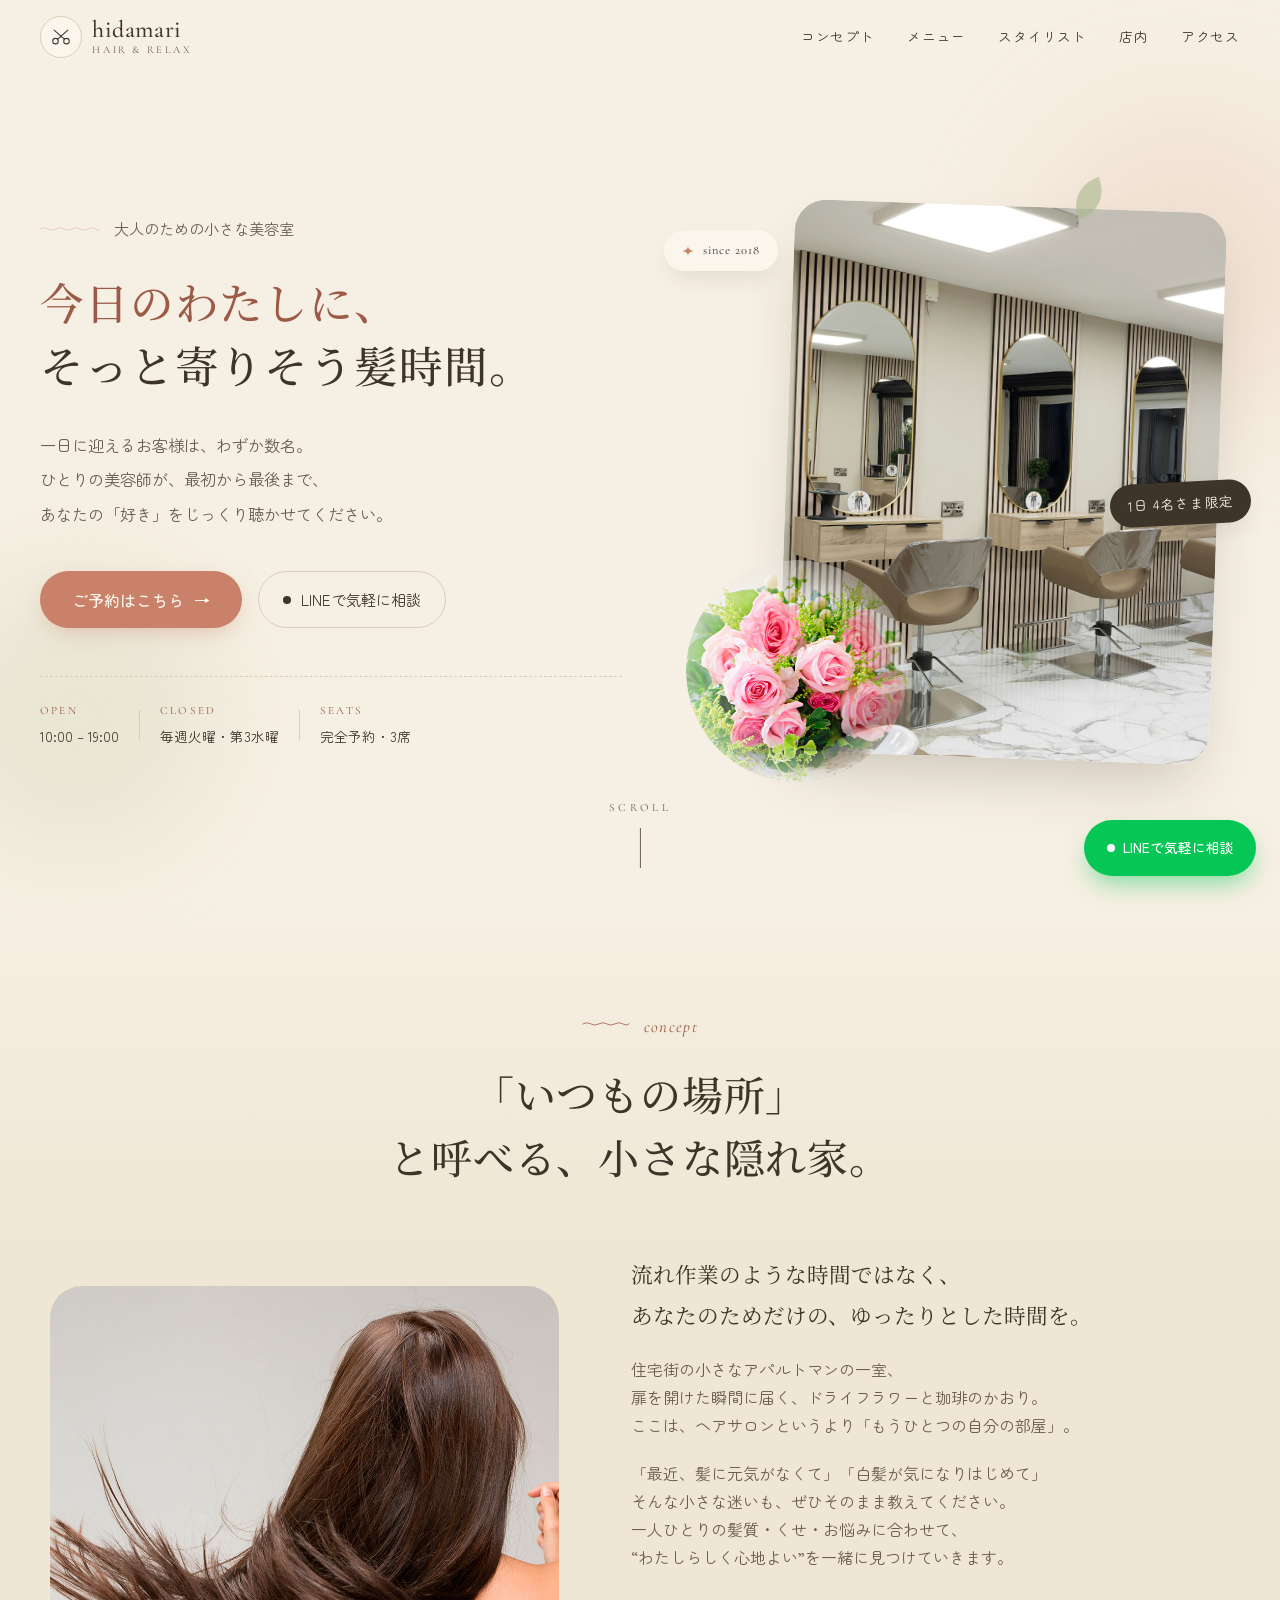
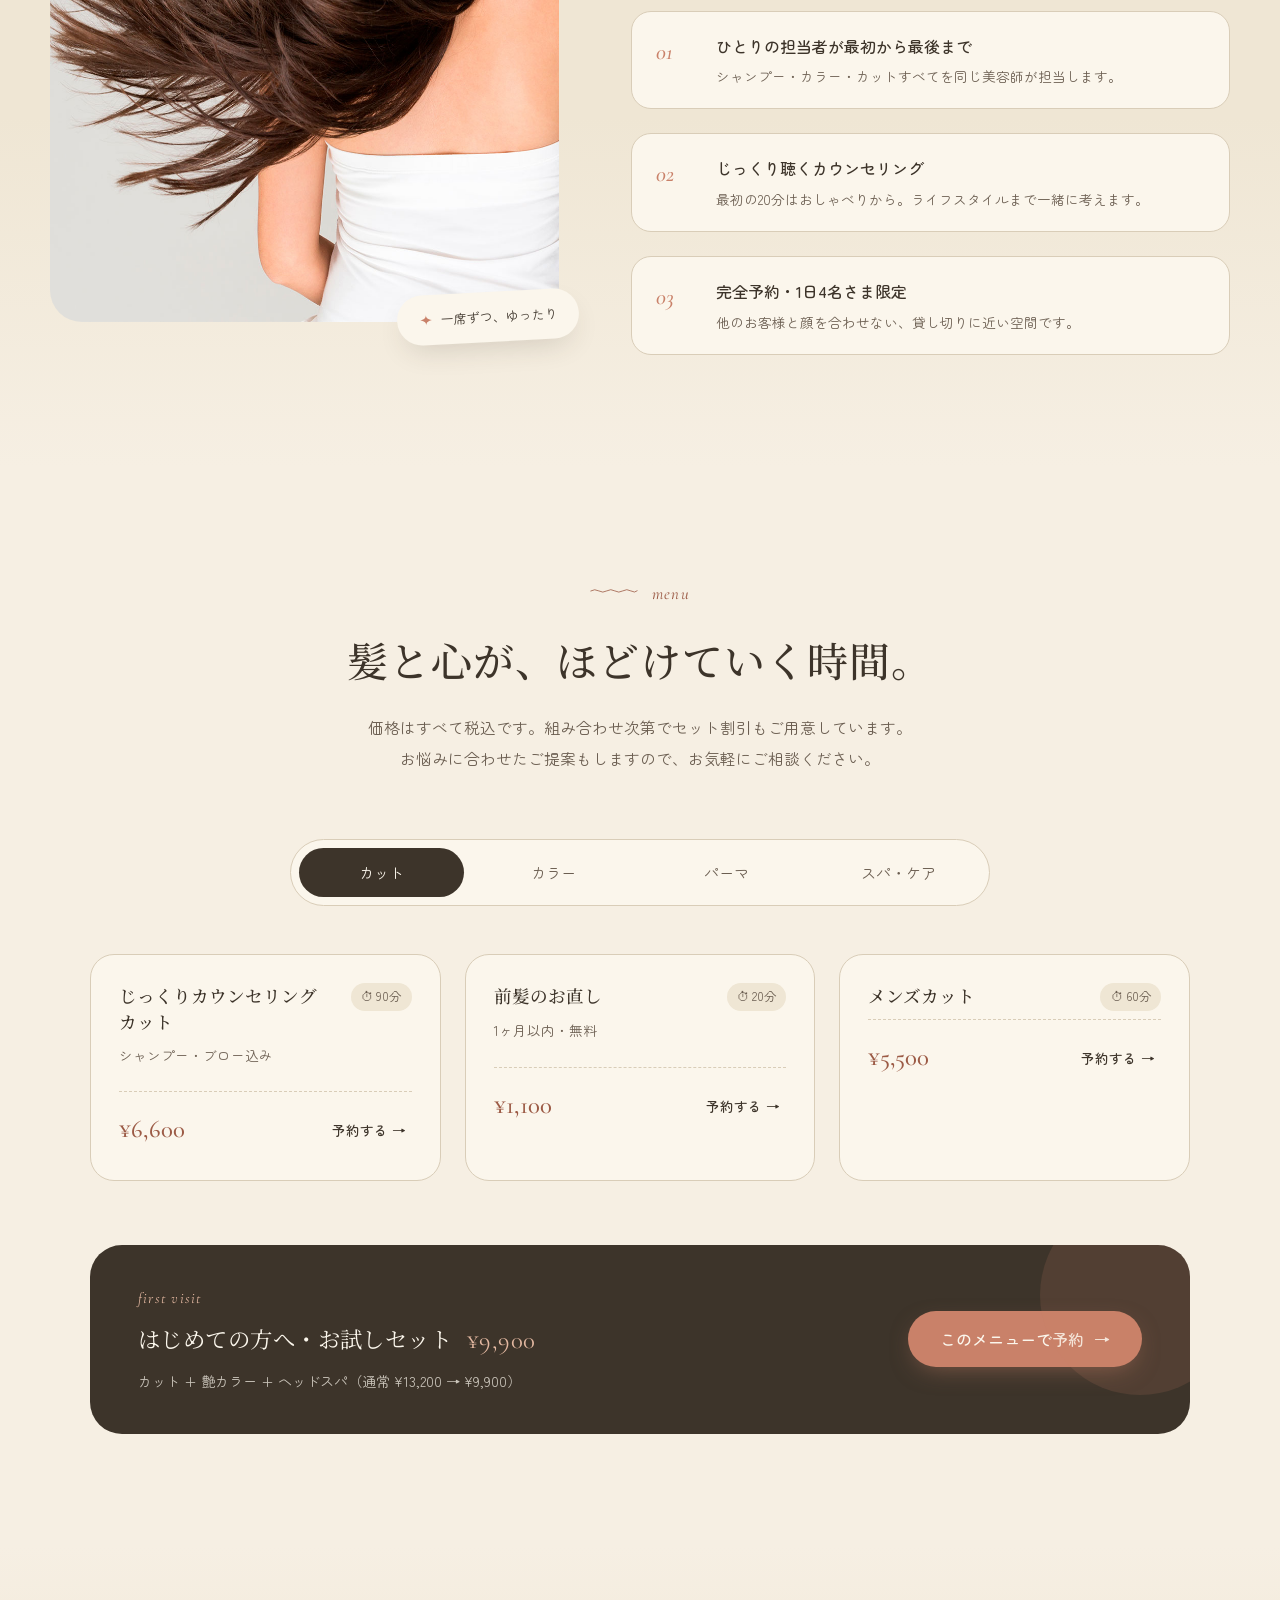
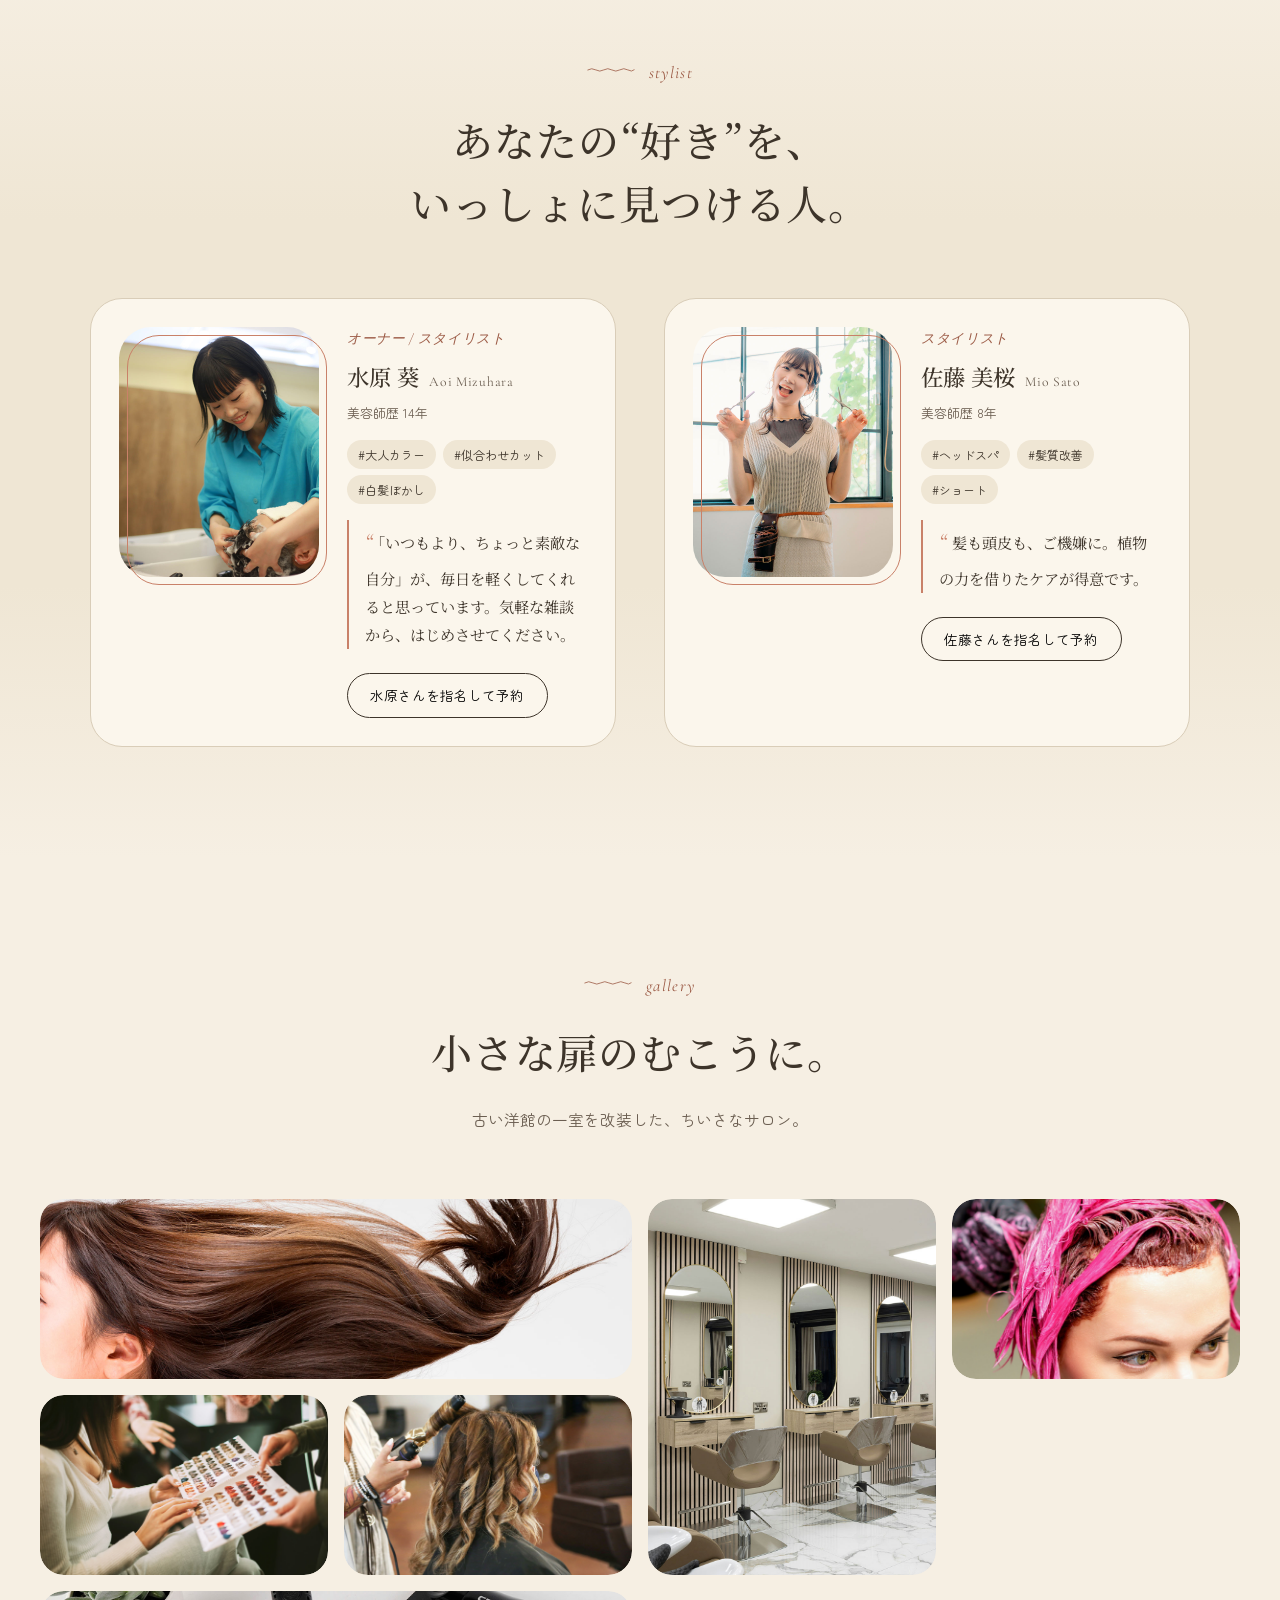
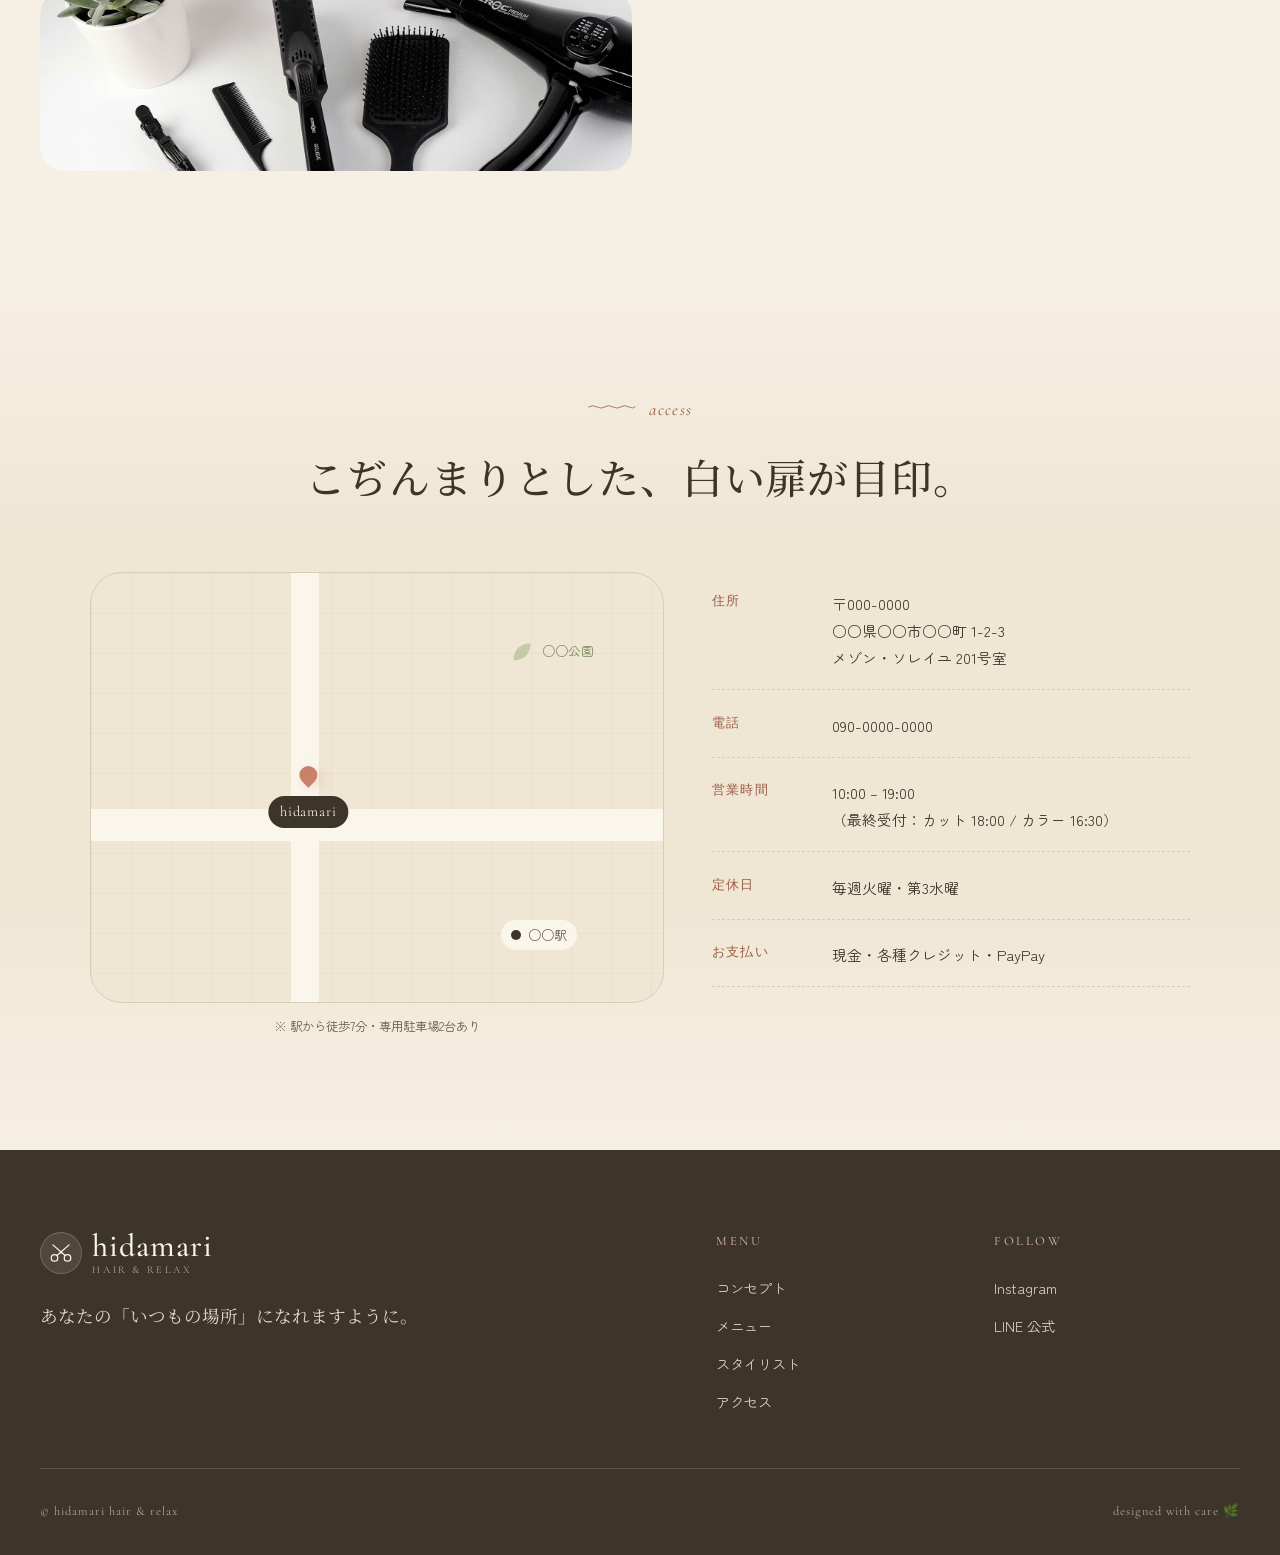
<file: index.html>
﻿<!DOCTYPE html>
<html lang="ja">
<head>
  <link rel="icon" href="favicon.ico">
<meta charset="UTF-8" />
<meta name="viewport" content="width=device-width, initial-scale=1.0" />
<title>hidamari hair & relax — おしゃれな隠れ家美容室</title>
<meta name="description" content="一人ひとりに寄りそう、大人のための小さな隠れ家美容室 hidamari hair & relax。完全予約・1日4名さま限定。" />
<meta property="og:title" content="hidamari hair & relax" />
<meta property="og:description" content="今日のわたしに、そっと寄りそう髪時間。完全予約・1日4名さま限定の隠れ家サロン。" />
<meta property="og:type" content="website" />
<link rel="preconnect" href="https://fonts.googleapis.com" />
<link rel="preconnect" href="https://fonts.gstatic.com" crossorigin />
<link rel="stylesheet" href="styles.css" />
  <!-- Google tag (gtag.js) -->
  <script async src="https://www.googletagmanager.com/gtag/js?id=G-XE6HN5YCEK"></script>
  <script>
    window.dataLayer = window.dataLayer || [];
    function gtag(){dataLayer.push(arguments);}
    gtag('js', new Date());
    gtag('config', 'G-XE6HN5YCEK');
  </script>
</head>
<body>

<!-- =====================================================================
  hidamari hair & relax — 1ページ美容室サイト（WordPress / Cocoon 用）
  ---------------------------------------------------------------------
  ■ 使い方（Cocoon）
  1. 固定ページを新規作成 →（推奨）ページ属性 or Cocoon設定で
     「1カラム（全幅）」テンプレートを選択。
  2. 本文に「カスタムHTML」ブロックを追加し、この <div id="hidamari-salon">
     〜 末尾の <script> までを丸ごと貼り付け。
  3. 公開。CSSはすべて #hidamari-salon 配下にスコープしてあるので
     テーマCSSと干渉しません。

  ■ 差し替えポイント（検索して置換）
  ・電話番号「090-0000-0000」、住所、営業時間
  ・LINE予約URL → 下の HS_CONFIG.lineUrl を実URLに
  ・店内写真 → .hs-ph 要素を <img> に置き換え（コメント参照）
===================================================================== -->

<div id="hidamari-salon">

  <!-- ============ HEADER ============ -->
  <header class="hs-header" id="hs-header">
    <div class="hs-header-inner">
      <a class="hs-brand" href="#hs-top" data-nav="hs-top">
        <span class="hs-brand-mark">
          <svg width="22" height="22" viewBox="0 0 32 32" fill="none"><circle cx="8" cy="22" r="4" stroke="currentColor" stroke-width="1.5"/><circle cx="24" cy="22" r="4" stroke="currentColor" stroke-width="1.5"/><path d="M11 19 L26 6M21 19 L6 6M14 16 L18 16" stroke="currentColor" stroke-width="1.5" stroke-linecap="round"/></svg>
        </span>
        <span class="hs-brand-text">
          <span class="hs-brand-name">hidamari</span>
          <span class="hs-brand-sub">hair &amp; relax</span>
        </span>
      </a>
      <nav class="hs-nav" id="hs-nav">
        <a href="#hs-concept" data-nav="hs-concept">コンセプト</a>
        <a href="#hs-menu" data-nav="hs-menu">メニュー</a>
        <a href="#hs-stylist" data-nav="hs-stylist">スタイリスト</a>
        <a href="#hs-gallery" data-nav="hs-gallery">店内</a>
        <a href="#hs-access" data-nav="hs-access">アクセス</a>
      </nav>
      <!--ヘッダーのLINEで予約ボタン　とりあえず非表示にしておく-->
       <!-- <button class="hs-btn-line hs-header-line" data-reserve>
        <span class="hs-line-dot"></span>LINEで予約
      </button> -->

      <button class="hs-burger" id="hs-burger" aria-label="メニュー"><span></span><span></span><span></span></button>
    </div>
  </header>

  <!-- ============ HERO ============ -->
  <section class="hs-hero" id="hs-top">
    <div class="hs-hero-grid">
      <div class="hs-hero-copy">
        <div class="hs-eyebrow">
          <svg width="60" height="20" viewBox="0 0 200 20" fill="none"><path d="M2 10 Q15 2,28 10 T54 10 T80 10 T106 10 T132 10 T158 10 T184 10 T198 10" stroke="var(--hs-terra)" stroke-width="1.5" stroke-linecap="round" fill="none" opacity="0.7"/></svg>
          <span>大人のための小さな美容室</span>
        </div>
        <h1 class="hs-hero-title">
          <span>今日のわたしに、</span>
          <span>そっと寄りそう髪時間。</span>
        </h1>
        <p class="hs-hero-lead">
          一日に迎えるお客様は、わずか数名。<br/>
          ひとりの美容師が、最初から最後まで、<br/>
          あなたの「好き」をじっくり聴かせてください。
        </p>
        <!-- ご予約はこちらボタンは予約モーダル　 LINEで気軽に相談の飛び先をLINEに -->
        <div class="hs-hero-cta">
          <button class="hs-btn-primary" data-reserve>ご予約はこちら<span class="hs-arrow">→</span></button>
          <a class="hs-btn-ghost" href="https://line.me/R/ti/p/@622fogqi" target="_blank" rel="noopener">
            <span class="hs-line-dot"></span>LINEで気軽に相談
          </a>
        </div>
        <div class="hs-hero-meta">
          <div><span class="hs-meta-k">OPEN</span><span class="hs-meta-v">10:00 – 19:00</span></div>
          <div class="hs-meta-sep"></div>
          <div><span class="hs-meta-k">CLOSED</span><span class="hs-meta-v">毎週火曜・第3水曜</span></div>
          <div class="hs-meta-sep"></div>
          <div><span class="hs-meta-k">SEATS</span><span class="hs-meta-v">完全予約・3席</span></div>
        </div>
      </div>
      <div class="hs-hero-visual">
        <div class="hs-hero-tag hs-hero-tag-1">
          <svg width="14" height="14" viewBox="0 0 24 24"><path d="M12 2C12 8 14 10 22 12C14 14 12 16 12 22C12 16 10 14 2 12C10 10 12 8 12 2Z" fill="var(--hs-terra)"/></svg>
          <span>since 2018</span>
        </div>
        <div class="hs-hero-tag hs-hero-tag-2"><span>1日 4名さま限定</span></div>
        <!-- images/hero-main.jpg を配置すると反映されます -->
        <img class="hs-hero-photo hs-hero-photo-main hs-img" src="images/hero-main.jpg" alt="店内 / アンティーク椅子と観葉植物" />
        <img class="hs-hero-photo hs-hero-photo-sub hs-img hs-round" src="images/hero-sub.jpg" alt="ドライフラワー" />
        <div class="hs-leaf hs-leaf-1"><svg width="56" height="56" viewBox="0 0 40 40"><path d="M8 32C8 18 16 8 32 8C32 24 22 32 8 32Z" fill="var(--hs-pista)" opacity="0.6"/></svg></div>
        <div class="hs-leaf hs-leaf-2"><svg width="40" height="40" viewBox="0 0 40 40"><path d="M8 32C8 18 16 8 32 8C32 24 22 32 8 32Z" fill="var(--hs-pista-dark)" opacity="0.6"/></svg></div>
      </div>
    </div>
    <div class="hs-scroll-hint"><span>scroll</span><span class="hs-scroll-line"></span></div>
  </section>

  <!-- ============ CONCEPT ============ -->
  <section class="hs-section hs-tint" id="hs-concept">
    <div class="hs-head">
      <div class="hs-kicker"><span class="hs-wave"></span>concept</div>
      <h2>「いつもの場所」<br/>と呼べる、小さな隠れ家。</h2>
    </div>
    <div class="hs-concept-grid">
      <div class="hs-concept-image">
        <img class="hs-img" src="images/concept.jpg" alt="窓辺のアンティーク小物" style="aspect-ratio:4/5;border-radius:2rem;" />
        <div class="hs-concept-image-tag">
          <svg width="14" height="14" viewBox="0 0 24 24"><path d="M12 2C12 8 14 10 22 12C14 14 12 16 12 22C12 16 10 14 2 12C10 10 12 8 12 2Z" fill="var(--hs-terra)"/></svg>
          一席ずつ、ゆったり
        </div>
      </div>
      <div class="hs-concept-text">
        <p class="hs-concept-lead">流れ作業のような時間ではなく、<br/>あなたのためだけの、ゆったりとした時間を。</p>
        <p>住宅街の小さなアパルトマンの一室、<br/>扉を開けた瞬間に届く、ドライフラワーと珈琲のかおり。<br/>ここは、ヘアサロンというより「もうひとつの自分の部屋」。</p>
        <p>「最近、髪に元気がなくて」「白髪が気になりはじめて」<br/>そんな小さな迷いも、ぜひそのまま教えてください。<br/>一人ひとりの髪質・くせ・お悩みに合わせて、<br/>“わたしらしく心地よい”を一緒に見つけていきます。</p>
        <div class="hs-points">
          <div class="hs-point"><div class="hs-point-num">01</div><div><div class="hs-point-t">ひとりの担当者が最初から最後まで</div><div class="hs-point-d">シャンプー・カラー・カットすべてを同じ美容師が担当します。</div></div></div>
          <div class="hs-point"><div class="hs-point-num">02</div><div><div class="hs-point-t">じっくり聴くカウンセリング</div><div class="hs-point-d">最初の20分はおしゃべりから。ライフスタイルまで一緒に考えます。</div></div></div>
          <div class="hs-point"><div class="hs-point-num">03</div><div><div class="hs-point-t">完全予約・1日4名さま限定</div><div class="hs-point-d">他のお客様と顔を合わせない、貸し切りに近い空間です。</div></div></div>
        </div>
      </div>
    </div>
  </section>

  <!-- ============ MENU ============ -->
  <section class="hs-section" id="hs-menu">
    <div class="hs-head">
      <div class="hs-kicker"><span class="hs-wave"></span>menu</div>
      <h2>髪と心が、ほどけていく時間。</h2>
      <p class="hs-lead">価格はすべて税込です。組み合わせ次第でセット割引もご用意しています。<br/>お悩みに合わせたご提案もしますので、お気軽にご相談ください。</p>
    </div>
    <div class="hs-menu-tabs" id="hs-menu-tabs"></div>
    <div class="hs-menu-list" id="hs-menu-list"></div>
    <div class="hs-menu-banner">
      <div>
        <div class="hs-banner-eyebrow">first visit</div>
        <div class="hs-banner-title">はじめての方へ・お試しセット <span class="hs-banner-price">¥9,900</span></div>
        <div class="hs-banner-desc">カット + 艶カラー + ヘッドスパ（通常 ¥13,200 → ¥9,900）</div>
      </div>
      <button class="hs-btn-primary" data-reserve data-menu="はじめての方セット">このメニューで予約<span class="hs-arrow">→</span></button>
    </div>
  </section>

  <!-- ============ STYLIST ============ -->
  <section class="hs-section hs-tint" id="hs-stylist">
    <div class="hs-head">
      <div class="hs-kicker"><span class="hs-wave"></span>stylist</div>
      <h2>あなたの“好き”を、<br/>いっしょに見つける人。</h2>
    </div>
    <div class="hs-stylist-grid" id="hs-stylist-grid"></div>
  </section>

  <!-- ============ GALLERY ============ -->
  <section class="hs-section" id="hs-gallery">
    <div class="hs-head">
      <div class="hs-kicker"><span class="hs-wave"></span>gallery</div>
      <h2>小さな扉のむこうに。</h2>
      <p class="hs-lead">古い洋館の一室を改装した、ちいさなサロン。</p>
    </div>
    <div class="hs-gallery-grid">
      <figure class="hs-gallery-item hs-span-wide"><img class="hs-img" src="images/gallery-1.jpg" alt="風になびく髪" style="height:100%;border-radius:1.5rem;" /><figcaption>艶めく、美髪</figcaption></figure>
      <figure class="hs-gallery-item hs-span-tall"><img class="hs-img" src="images/gallery-2.jpg" alt="サロン店内" style="height:100%;border-radius:1.5rem;" /><figcaption>オーバル鏡が並ぶスタイリング席</figcaption></figure>
      <figure class="hs-gallery-item"><img class="hs-img" src="images/gallery-3.jpg" alt="ピンクのカラーリング" style="height:100%;border-radius:1.5rem;" /><figcaption>発色までこだわるカラーリング</figcaption></figure>
      <figure class="hs-gallery-item"><img class="hs-img" src="images/gallery-4.jpg" alt="ネイル見本を選ぶお客様" style="height:100%;border-radius:1.5rem;" /><figcaption>好みの色を、じっくりご一緒に</figcaption></figure>
      <figure class="hs-gallery-item"><img class="hs-img" src="images/gallery-5.jpg" alt="コテで丁寧に巻く後ろ姿" style="height:100%;border-radius:1.5rem;" /><figcaption>ふんわり仕上げる、丁寧なカール</figcaption></figure>
      <figure class="hs-gallery-item hs-span-wide"><img class="hs-img" src="images/gallery-6.jpg" alt="サロンの道具" style="height:100%;border-radius:1.5rem;" /><figcaption>道具たちのフラットレイ</figcaption></figure>
    </div>
  </section>

  <!-- ============ ACCESS ============ -->
  <section class="hs-section hs-tint" id="hs-access">
    <div class="hs-head">
      <div class="hs-kicker"><span class="hs-wave"></span>access</div>
      <h2>こぢんまりとした、白い扉が目印。</h2>
    </div>
    <div class="hs-access-grid">
      <div class="hs-access-map">
        <!-- 差し替え: 下の枠を Googleマップ埋め込み <iframe> に置き換え可 -->
        <div class="hs-map-frame">
          <div class="hs-map-grid"></div>
          <div class="hs-map-road hs-map-road-h"></div>
          <div class="hs-map-road hs-map-road-v"></div>
          <div class="hs-map-pin"><div class="hs-pin-dot"></div><div class="hs-pin-label">hidamari</div></div>
          <div class="hs-map-park"><svg width="28" height="28" viewBox="0 0 40 40"><path d="M8 32C8 18 16 8 32 8C32 24 22 32 8 32Z" fill="var(--hs-pista)" opacity="0.6"/></svg><span>○○公園</span></div>
          <div class="hs-map-station"><span class="hs-station-dot"></span><span>○○駅</span></div>
        </div>
        <div class="hs-map-note">※ 駅から徒歩7分・専用駐車場2台あり</div>
      </div>
      <dl class="hs-access-info">
        <div><dt>住所</dt><dd>〒000-0000<br/>○○県○○市○○町 1-2-3<br/>メゾン・ソレイユ 201号室</dd></div>
        <div><dt>電話</dt><dd>090-0000-0000</dd></div>
        <div><dt>営業時間</dt><dd>10:00 – 19:00<br/>（最終受付：カット 18:00 / カラー 16:30）</dd></div>
        <div><dt>定休日</dt><dd>毎週火曜・第3水曜</dd></div>
        <div><dt>お支払い</dt><dd>現金・各種クレジット・PayPay</dd></div>
      </dl>
    </div>
  </section>

  <!-- ============ FOOTER ============ -->
  <footer class="hs-footer">
    <div class="hs-footer-grid">
      <div>
        <div class="hs-brand hs-brand-large">
          <span class="hs-brand-mark"><svg width="26" height="26" viewBox="0 0 32 32" fill="none"><circle cx="8" cy="22" r="4" stroke="currentColor" stroke-width="1.5"/><circle cx="24" cy="22" r="4" stroke="currentColor" stroke-width="1.5"/><path d="M11 19 L26 6M21 19 L6 6M14 16 L18 16" stroke="currentColor" stroke-width="1.5" stroke-linecap="round"/></svg></span>
          <span class="hs-brand-text"><span class="hs-brand-name">hidamari</span><span class="hs-brand-sub">hair &amp; relax</span></span>
        </div>
        <p class="hs-footer-tag">あなたの「いつもの場所」になれますように。</p>
      </div>
      <div class="hs-footer-links">
        <div><div class="hs-footer-h">menu</div><a href="#hs-concept" data-nav="hs-concept">コンセプト</a><a href="#hs-menu" data-nav="hs-menu">メニュー</a><a href="#hs-stylist" data-nav="hs-stylist">スタイリスト</a><a href="#hs-access" data-nav="hs-access">アクセス</a></div>
        <div><div class="hs-footer-h">follow</div><a href="#" target="_blank" rel="noopener">Instagram</a><a href="#" target="_blank" rel="noopener">LINE 公式</a></div>
      </div>
    </div>
    <div class="hs-footer-bottom"><div>© hidamari hair &amp; relax</div><div>designed with care 🌿</div></div>
  </footer>

  <!-- ============ FLOATING LINE CTA ============ -->
 <div class="hs-floating-cta">
    <a class="hs-btn-line" href="https://line.me/R/ti/p/@622fogqi" target="_blank" rel="noopener">
        <span class="hs-line-dot"></span>LINEで気軽に相談
    </a>
</div>

  <!-- ============ RESERVE MODAL ============ -->
  <div class="hs-modal-overlay" id="hs-modal" hidden>
    <div class="hs-modal" role="dialog" aria-modal="true">
      <button class="hs-modal-close" id="hs-modal-close" aria-label="閉じる">×</button>
      <div id="hs-modal-body"></div>
    </div>
  </div>

</div><!-- /#hidamari-salon -->

<script src="script.js"></script>
</body>
</html>
</file>
<file: styles.css>
/* ====== Fonts ====== */
@import url('https://fonts.googleapis.com/css2?family=Noto+Serif+JP:wght@400;500;600&family=Zen+Maru+Gothic:wght@400;500;700&family=Cormorant+Garamond:ital,wght@0,400;0,500;1,400&display=swap');

/* ====== Scope reset & tokens ====== */
#hidamari-salon {
  --hs-cream-bg:#f6efe3; --hs-cream-bg-2:#efe6d4; --hs-paper:#fbf6ec;
  --hs-ink:#3d342a; --hs-ink-soft:#6b5e51;
  --hs-terra:#c98169; --hs-terra-soft:#e2b7a0; --hs-terra-dark:#9c5b46;
  --hs-pista:#a8b88a; --hs-pista-soft:#cdd3b2; --hs-pista-dark:#7b8f5f;
  --hs-line:#06c755; --hs-border:#d9cdb8;
  font-family:"Zen Maru Gothic","Hiragino Maru Gothic ProN",system-ui,sans-serif;
  background:var(--hs-cream-bg); color:var(--hs-ink); line-height:1.75;
  -webkit-font-smoothing:antialiased; font-size:16px;
}
#hidamari-salon *, #hidamari-salon *::before, #hidamari-salon *::after { box-sizing:border-box; }
#hidamari-salon h1, #hidamari-salon h2, #hidamari-salon h3, #hidamari-salon p,
#hidamari-salon dl, #hidamari-salon dd, #hidamari-salon dt, #hidamari-salon figure,
#hidamari-salon blockquote { margin:0; padding:0; }
#hidamari-salon a { color:inherit; text-decoration:none; }
#hidamari-salon button { font-family:inherit; cursor:pointer; border:none; background:none; }
#hidamari-salon img { max-width:100%; display:block; }
#hidamari-salon ::selection { background:var(--hs-terra-soft); }

/* ====== Striped placeholders ====== */
#hidamari-salon .hs-ph {
  width:100%; position:relative; overflow:hidden; border-radius:1.5rem;
  display:flex; align-items:center; justify-content:center;
  background:repeating-linear-gradient(135deg,#e8dccb 0,#e8dccb 18px,#d9c9b1 18px,#d9c9b1 36px);
}
#hidamari-salon .hs-ph[data-tone="terra"]{ background:repeating-linear-gradient(135deg,#e2b7a0 0,#e2b7a0 18px,#c98169 18px,#c98169 36px); }
#hidamari-salon .hs-ph[data-tone="pista"]{ background:repeating-linear-gradient(135deg,#cdd3b2 0,#cdd3b2 18px,#a8b88a 18px,#a8b88a 36px); }
#hidamari-salon .hs-ph[data-tone="cream"]{ background:repeating-linear-gradient(135deg,#ede4d3 0,#ede4d3 18px,#dcd0b9 18px,#dcd0b9 36px); }
#hidamari-salon .hs-ph.hs-round{ border-radius:50%; }
#hidamari-salon .hs-ph::after{
  content:attr(data-label); background:rgba(255,255,255,.78); color:#7a6a55;
  font-family:ui-monospace,monospace; font-size:.72rem; padding:.45rem .85rem;
  border-radius:999px; letter-spacing:.05em; text-align:center; max-width:85%;
}

/* ====== Real photos (replaces .hs-ph once images/ are in place) ====== */
#hidamari-salon .hs-img{ width:100%; height:100%; object-fit:cover; display:block; }
#hidamari-salon .hs-img.hs-round{ border-radius:50%; }

/* ====== Header ====== */
#hidamari-salon .hs-header{ position:fixed; top:0; left:0; right:0; z-index:9000; padding:1rem 2.5rem; transition:all .3s ease; }
#hidamari-salon .hs-header.scrolled{ background:rgba(246,239,227,.92); backdrop-filter:blur(10px); box-shadow:0 4px 24px rgba(61,52,42,.05); padding:.65rem 2.5rem; }
#hidamari-salon .hs-header-inner{ max-width:1280px; margin:0 auto; display:flex; align-items:center; justify-content:space-between; gap:2rem; }
#hidamari-salon .hs-brand{ display:flex; align-items:center; gap:.65rem; color:var(--hs-ink); }
#hidamari-salon .hs-brand-mark{ width:42px; height:42px; border-radius:50%; background:var(--hs-paper); border:1px solid var(--hs-border); display:flex; align-items:center; justify-content:center; color:var(--hs-ink); }
#hidamari-salon .hs-brand-text{ display:flex; flex-direction:column; line-height:1; }
#hidamari-salon .hs-brand-name{ font-family:"Cormorant Garamond",serif; font-size:1.5rem; letter-spacing:.03em; font-weight:500; }
#hidamari-salon .hs-brand-sub{ font-family:"Cormorant Garamond",serif; font-size:.65rem; letter-spacing:.25em; color:var(--hs-ink-soft); margin-top:.2rem; text-transform:uppercase; }
#hidamari-salon .hs-nav{ display:flex; gap:2rem; }
#hidamari-salon .hs-nav a{ font-size:.85rem; position:relative; letter-spacing:.06em; }
#hidamari-salon .hs-nav a::after{ content:""; position:absolute; left:50%; bottom:-6px; width:0; height:2px; background:var(--hs-terra); border-radius:2px; transition:all .3s; transform:translateX(-50%); }
#hidamari-salon .hs-nav a:hover{ color:var(--hs-terra-dark); }
#hidamari-salon .hs-nav a:hover::after{ width:100%; }
#hidamari-salon .hs-burger{ display:none; flex-direction:column; gap:5px; width:32px; }
#hidamari-salon .hs-burger span{ height:2px; background:var(--hs-ink); border-radius:2px; transition:all .3s; }

/* ====== Buttons ====== */
#hidamari-salon .hs-btn-primary{ background:var(--hs-terra); color:var(--hs-paper); padding:1rem 2rem; border-radius:999px; font-size:1rem; font-weight:500; display:inline-flex; align-items:center; gap:.65rem; box-shadow:0 8px 24px -8px rgba(201,129,105,.5); transition:all .25s; }
#hidamari-salon .hs-btn-primary:hover{ background:var(--hs-terra-dark); transform:translateY(-2px); }
#hidamari-salon .hs-btn-primary:disabled{ background:var(--hs-border); color:var(--hs-ink-soft); cursor:not-allowed; box-shadow:none; transform:none; }
#hidamari-salon .hs-arrow{ transition:transform .25s; }
#hidamari-salon .hs-btn-primary:hover .hs-arrow{ transform:translateX(4px); }
#hidamari-salon .hs-btn-ghost{ padding:.9rem 1.5rem; border-radius:999px; border:1px solid var(--hs-border); display:inline-flex; align-items:center; gap:.6rem; font-size:.95rem; transition:all .25s; }
#hidamari-salon .hs-btn-ghost:hover{ border-color:var(--hs-ink); background:var(--hs-paper); }
#hidamari-salon .hs-btn-outline{ border:1.5px solid var(--hs-ink); padding:.7rem 1.4rem; border-radius:999px; font-size:.85rem; transition:all .25s; }
#hidamari-salon .hs-btn-outline:hover{ background:var(--hs-ink); color:var(--hs-paper); }
#hidamari-salon .hs-btn-line{ background:var(--hs-line); color:#fff; padding:.7rem 1.4rem; border-radius:999px; font-size:.85rem; font-weight:500; display:inline-flex; align-items:center; gap:.5rem; box-shadow:0 6px 16px -6px rgba(6,199,85,.5); transition:all .25s; }
#hidamari-salon .hs-btn-line:hover{ transform:translateY(-2px); }
#hidamari-salon .hs-line-dot{ width:8px; height:8px; background:currentColor; border-radius:50%; }

/* ====== Hero ====== */
#hidamari-salon .hs-hero{ padding:8rem 2.5rem 4rem; position:relative; min-height:100vh; display:flex; align-items:center; }
#hidamari-salon .hs-hero::before{ content:""; position:absolute; top:12%; right:-5%; width:320px; height:320px; background:var(--hs-terra-soft); border-radius:50%; opacity:.25; filter:blur(60px); }
#hidamari-salon .hs-hero::after{ content:""; position:absolute; bottom:5%; left:-5%; width:280px; height:280px; background:var(--hs-pista-soft); border-radius:50%; opacity:.3; filter:blur(50px); }
#hidamari-salon .hs-hero-grid{ max-width:1280px; margin:0 auto; display:grid; grid-template-columns:1.05fr 1fr; gap:4rem; align-items:center; position:relative; z-index:1; width:100%; }
#hidamari-salon .hs-eyebrow{ display:flex; align-items:center; gap:.85rem; font-size:.95rem; color:var(--hs-ink-soft); margin-bottom:1.75rem; }
#hidamari-salon .hs-hero-title{ font-family:"Noto Serif JP",serif; font-weight:500; font-size:clamp(1.7rem,3.4vw,3rem); line-height:1.45; letter-spacing:.02em; margin-bottom:2rem; color:var(--hs-ink); }
#hidamari-salon .hs-hero-title span{ display:block; }
#hidamari-salon .hs-hero-title span:first-child{ color:var(--hs-terra-dark); }
#hidamari-salon .hs-hero-lead{ font-size:1.02rem; line-height:2.1; color:var(--hs-ink-soft); margin-bottom:2.5rem; }
#hidamari-salon .hs-hero-cta{ display:flex; flex-wrap:wrap; gap:1rem; margin-bottom:3rem; }
#hidamari-salon .hs-hero-meta{ display:flex; align-items:center; gap:1.25rem; flex-wrap:wrap; padding-top:1.5rem; border-top:1px dashed var(--hs-border); }
#hidamari-salon .hs-hero-meta>div:not(.hs-meta-sep){ display:flex; flex-direction:column; gap:.25rem; }
#hidamari-salon .hs-meta-k{ font-family:"Cormorant Garamond",serif; font-size:.7rem; letter-spacing:.2em; color:var(--hs-terra-dark); text-transform:uppercase; }
#hidamari-salon .hs-meta-v{ font-size:.85rem; }
#hidamari-salon .hs-meta-sep{ width:1px; height:30px; background:var(--hs-border); }
#hidamari-salon .hs-hero-visual{ position:relative; height:600px; }
#hidamari-salon .hs-hero-photo{ position:absolute; box-shadow:0 30px 60px -20px rgba(61,52,42,.25); }
#hidamari-salon .hs-hero-photo-main{ width:78%; height:92%; top:4%; right:4%; transform:rotate(2deg); border-radius:2rem; }
#hidamari-salon .hs-hero-photo-sub{ width:40%; height:auto; aspect-ratio:1/1; bottom:0; left:0; z-index:2; box-shadow:0 20px 40px -15px rgba(61,52,42,.3), 0 0 70px 18px rgba(226,183,160,.6); -webkit-mask-image:radial-gradient(circle, #000 32%, transparent 92%); mask-image:radial-gradient(circle, #000 32%, transparent 92%); }
#hidamari-salon .hs-hero-tag{ position:absolute; background:var(--hs-paper); padding:.6rem 1.1rem; border-radius:999px; font-size:.78rem; display:inline-flex; align-items:center; gap:.5rem; box-shadow:0 10px 24px -8px rgba(61,52,42,.15); z-index:3; font-family:"Cormorant Garamond",serif; letter-spacing:.08em; }
#hidamari-salon .hs-hero-tag-1{ top:8%; left:-4%; }
#hidamari-salon .hs-hero-tag-2{ top:50%; right:-2%; font-family:"Zen Maru Gothic",sans-serif; font-size:.85rem; background:var(--hs-ink); color:var(--hs-paper); letter-spacing:.05em; transform:rotate(-3deg); }
#hidamari-salon .hs-leaf{ position:absolute; z-index:4; }
#hidamari-salon .hs-leaf-1{ top:-2%; right:22%; transform:rotate(-20deg); }
#hidamari-salon .hs-leaf-2{ bottom:18%; right:35%; transform:rotate(140deg); opacity:.7; }
#hidamari-salon .hs-scroll-hint{ position:absolute; bottom:2rem; left:50%; transform:translateX(-50%); display:flex; flex-direction:column; align-items:center; gap:.65rem; font-family:"Cormorant Garamond",serif; font-size:.7rem; letter-spacing:.3em; color:var(--hs-ink-soft); text-transform:uppercase; }
#hidamari-salon .hs-scroll-line{ width:1px; height:40px; background:var(--hs-ink-soft); animation:hsScroll 2s ease-in-out infinite; transform-origin:top; }
@keyframes hsScroll{ 0%,100%{ transform:scaleY(1); opacity:.4; } 50%{ transform:scaleY(.5); opacity:1; } }

/* ====== Section common ====== */
#hidamari-salon .hs-section{ padding:7rem 2.5rem; position:relative; }
#hidamari-salon .hs-tint{ background:linear-gradient(180deg,transparent,var(--hs-cream-bg-2) 30%,var(--hs-cream-bg-2) 70%,transparent); }
#hidamari-salon .hs-head{ max-width:1100px; margin:0 auto 4rem; text-align:center; }
#hidamari-salon .hs-kicker{ display:inline-flex; align-items:center; gap:.85rem; font-family:"Cormorant Garamond",serif; font-style:italic; font-size:1.05rem; color:var(--hs-terra-dark); letter-spacing:.08em; margin-bottom:1.25rem; }
#hidamari-salon .hs-wave{ width:48px; height:12px; display:inline-block; background-repeat:no-repeat; background-image:url("data:image/svg+xml,%3Csvg xmlns='http://www.w3.org/2000/svg' width='120' height='12' viewBox='0 0 120 12'%3E%3Cpath d='M2 7 Q12 1,22 7 T42 7 T62 7 T82 7 T102 7 T118 7' stroke='%239c5b46' stroke-width='2' fill='none' stroke-linecap='round'/%3E%3C/svg%3E"); background-size:contain; }
#hidamari-salon .hs-head h2{ font-family:"Noto Serif JP",serif; font-weight:500; font-size:clamp(1.7rem,3.2vw,2.6rem); line-height:1.55; letter-spacing:.02em; margin-bottom:1.25rem; }
#hidamari-salon .hs-lead{ color:var(--hs-ink-soft); font-size:.98rem; line-height:2; }

/* ====== Concept ====== */
#hidamari-salon .hs-concept-grid{ max-width:1180px; margin:0 auto; display:grid; grid-template-columns:.85fr 1fr; gap:4.5rem; align-items:center; }
#hidamari-salon .hs-concept-image{ position:relative; }
#hidamari-salon .hs-concept-image-tag{ position:absolute; bottom:-1.25rem; right:-1.25rem; background:var(--hs-paper); padding:.85rem 1.35rem; border-radius:999px; font-size:.8rem; display:inline-flex; align-items:center; gap:.5rem; box-shadow:0 12px 30px -10px rgba(61,52,42,.2); transform:rotate(-3deg); }
#hidamari-salon .hs-concept-text{ color:var(--hs-ink-soft); }
#hidamari-salon .hs-concept-lead{ font-family:"Noto Serif JP",serif; font-size:1.35rem; color:var(--hs-ink); line-height:1.9; margin-bottom:1.75rem; }
#hidamari-salon .hs-concept-text p{ margin-bottom:1.25rem; }
#hidamari-salon .hs-points{ margin-top:2.5rem; display:flex; flex-direction:column; gap:1.5rem; }
#hidamari-salon .hs-point{ display:flex; gap:1.25rem; align-items:flex-start; padding:1.25rem 1.5rem; background:var(--hs-paper); border-radius:1.25rem; border:1px solid var(--hs-border); }
#hidamari-salon .hs-point-num{ font-family:"Cormorant Garamond",serif; font-size:1.4rem; color:var(--hs-terra); font-style:italic; min-width:2.5rem; font-weight:500; }
#hidamari-salon .hs-point-t{ color:var(--hs-ink); font-weight:500; margin-bottom:.35rem; }
#hidamari-salon .hs-point-d{ font-size:.85rem; color:var(--hs-ink-soft); line-height:1.7; }

/* ====== Menu ====== */
#hidamari-salon .hs-menu-tabs{ max-width:700px; margin:0 auto 3rem; display:flex; gap:.5rem; padding:.5rem; background:var(--hs-paper); border-radius:999px; border:1px solid var(--hs-border); }
#hidamari-salon .hs-menu-tab{ flex:1; padding:.85rem 1.5rem; border-radius:999px; font-size:.95rem; color:var(--hs-ink-soft); transition:all .25s; }
#hidamari-salon .hs-menu-tab:hover{ color:var(--hs-ink); }
#hidamari-salon .hs-menu-tab.active{ background:var(--hs-ink); color:var(--hs-paper); }
#hidamari-salon .hs-menu-list{ max-width:1100px; margin:0 auto; display:grid; grid-template-columns:repeat(auto-fill,minmax(320px,1fr)); gap:1.5rem; }
#hidamari-salon .hs-menu-card{ background:var(--hs-paper); border:1px solid var(--hs-border); border-radius:1.5rem; padding:1.75rem; position:relative; transition:all .3s; }
#hidamari-salon .hs-menu-card:hover{ transform:translateY(-4px); box-shadow:0 20px 40px -15px rgba(61,52,42,.15); border-color:var(--hs-terra-soft); }
#hidamari-salon .hs-menu-card.recommend{ background:linear-gradient(180deg,var(--hs-paper),#fdf3eb); border-color:var(--hs-terra-soft); }
#hidamari-salon .hs-menu-badge{ position:absolute; top:-10px; right:20px; background:var(--hs-terra); color:#fff; font-size:.75rem; padding:.25rem .85rem; border-radius:999px; letter-spacing:.1em; }
#hidamari-salon .hs-menu-card-top{ display:flex; justify-content:space-between; align-items:flex-start; gap:1rem; margin-bottom:.5rem; }
#hidamari-salon .hs-menu-card h3{ font-family:"Noto Serif JP",serif; font-size:1.1rem; font-weight:500; line-height:1.5; }
#hidamari-salon .hs-menu-time{ font-size:.78rem; color:var(--hs-ink-soft); white-space:nowrap; background:var(--hs-cream-bg-2); padding:.2rem .65rem; border-radius:999px; }
#hidamari-salon .hs-menu-note{ font-size:.85rem; color:var(--hs-ink-soft); margin-bottom:1.5rem; }
#hidamari-salon .hs-menu-price-row{ display:flex; justify-content:space-between; align-items:center; padding-top:1rem; border-top:1px dashed var(--hs-border); }
#hidamari-salon .hs-menu-price{ font-family:"Cormorant Garamond",serif; font-size:1.55rem; color:var(--hs-terra-dark); font-weight:500; }
#hidamari-salon .hs-menu-book{ font-size:.85rem; color:var(--hs-ink); font-weight:500; transition:all .2s; }
#hidamari-salon .hs-menu-book:hover{ color:var(--hs-terra-dark); }
#hidamari-salon .hs-menu-banner{ max-width:1100px; margin:4rem auto 0; background:var(--hs-ink); color:var(--hs-paper); padding:2.5rem 3rem; border-radius:2rem; display:flex; align-items:center; justify-content:space-between; gap:2rem; flex-wrap:wrap; position:relative; overflow:hidden; }
#hidamari-salon .hs-menu-banner::before{ content:""; position:absolute; top:-50px; right:-50px; width:200px; height:200px; background:var(--hs-terra); border-radius:50%; opacity:.15; }
#hidamari-salon .hs-banner-eyebrow{ font-family:"Cormorant Garamond",serif; font-style:italic; font-size:.95rem; color:var(--hs-terra-soft); margin-bottom:.5rem; letter-spacing:.08em; }
#hidamari-salon .hs-banner-title{ font-family:"Noto Serif JP",serif; font-size:1.4rem; margin-bottom:.4rem; letter-spacing:.02em; }
#hidamari-salon .hs-banner-price{ color:var(--hs-terra-soft); font-family:"Cormorant Garamond",serif; font-size:1.55rem; margin-left:.5rem; }
#hidamari-salon .hs-banner-desc{ font-size:.88rem; opacity:.75; }

/* ====== Stylist ====== */
#hidamari-salon .hs-stylist-grid{ max-width:1100px; margin:0 auto; display:grid; grid-template-columns:repeat(2,1fr); gap:3rem; }
#hidamari-salon .hs-stylist-card{ display:grid; grid-template-columns:200px 1fr; gap:1.75rem; align-items:flex-start; padding:1.75rem; background:var(--hs-paper); border-radius:2rem; border:1px solid var(--hs-border); }
#hidamari-salon .hs-stylist-photo{ position:relative; }
#hidamari-salon .hs-stylist-frame{ position:absolute; top:8px; left:8px; right:-8px; bottom:-8px; border:1.5px solid var(--hs-terra); border-radius:2rem; z-index:0; }
#hidamari-salon .hs-stylist-photo .hs-ph{ position:relative; z-index:1; }
#hidamari-salon .hs-stylist-role{ font-family:"Cormorant Garamond",serif; font-style:italic; font-size:.85rem; color:var(--hs-terra-dark); letter-spacing:.05em; }
#hidamari-salon .hs-stylist-name{ font-family:"Noto Serif JP",serif; font-size:1.4rem; font-weight:500; margin:.35rem 0; display:flex; align-items:baseline; gap:.65rem; flex-wrap:wrap; }
#hidamari-salon .hs-stylist-name-en{ font-family:"Cormorant Garamond",serif; font-size:.85rem; color:var(--hs-ink-soft); letter-spacing:.05em; font-weight:400; }
#hidamari-salon .hs-stylist-years{ font-size:.8rem; color:var(--hs-ink-soft); margin-bottom:1rem; }
#hidamari-salon .hs-stylist-tags{ display:flex; flex-wrap:wrap; gap:.4rem; margin-bottom:1rem; }
#hidamari-salon .hs-stylist-tags span{ font-size:.75rem; background:var(--hs-cream-bg-2); padding:.25rem .7rem; border-radius:999px; }
#hidamari-salon .hs-stylist-msg{ font-family:"Noto Serif JP",serif; font-size:.95rem; line-height:1.85; color:var(--hs-ink); margin-bottom:1.5rem; padding-left:1rem; border-left:2px solid var(--hs-terra); }
#hidamari-salon .hs-qmark{ font-family:"Cormorant Garamond",serif; color:var(--hs-terra); font-size:1.5rem; font-style:italic; margin-right:.3rem; }

/* ====== Gallery ====== */
#hidamari-salon .hs-gallery-grid{ max-width:1200px; margin:0 auto; display:grid; grid-template-columns:repeat(4,1fr); grid-auto-rows:180px; gap:1rem; }
#hidamari-salon .hs-gallery-item{ position:relative; border-radius:1.5rem; overflow:hidden; cursor:pointer; transition:transform .4s; }
#hidamari-salon .hs-gallery-item:hover{ transform:scale(1.02); }
#hidamari-salon .hs-span-wide{ grid-column:span 2; }
#hidamari-salon .hs-span-tall{ grid-row:span 2; }
#hidamari-salon .hs-gallery-item figcaption{ position:absolute; bottom:1rem; left:1rem; right:1rem; background:rgba(251,246,236,.92); color:var(--hs-ink); padding:.5rem .9rem; border-radius:999px; font-size:.8rem; text-align:center; opacity:0; transform:translateY(8px); transition:all .3s; }
#hidamari-salon .hs-gallery-item:hover figcaption{ opacity:1; transform:translateY(0); }

/* TEMP: 配置確認用バッジ。画像を全部置き終わったらこの1行とHTML側のspanを削除してOK */
#hidamari-salon .hs-debug-tag{ position:absolute; top:.6rem; left:.6rem; z-index:5; background:#1a1a1a; color:#fff; font-family:ui-monospace,monospace; font-size:.68rem; padding:.3rem .6rem; border-radius:.4rem; line-height:1.3; white-space:pre; pointer-events:none; }

/* ====== Access ====== */
#hidamari-salon .hs-access-grid{ max-width:1100px; margin:0 auto; display:grid; grid-template-columns:1.2fr 1fr; gap:3rem; align-items:start; }
#hidamari-salon .hs-map-frame{ position:relative; aspect-ratio:4/3; background:var(--hs-cream-bg-2); border-radius:2rem; overflow:hidden; border:1px solid var(--hs-border); }
#hidamari-salon .hs-map-grid{ position:absolute; inset:0; background-image:linear-gradient(rgba(61,52,42,.04) 1px,transparent 1px),linear-gradient(90deg,rgba(61,52,42,.04) 1px,transparent 1px); background-size:40px 40px; }
#hidamari-salon .hs-map-road{ position:absolute; background:var(--hs-paper); }
#hidamari-salon .hs-map-road-h{ left:0; right:0; top:55%; height:32px; }
#hidamari-salon .hs-map-road-v{ top:0; bottom:0; left:35%; width:28px; }
#hidamari-salon .hs-map-pin{ position:absolute; top:45%; left:38%; display:flex; flex-direction:column; align-items:center; gap:.25rem; transform:translateX(-50%); }
#hidamari-salon .hs-pin-dot{ width:18px; height:18px; background:var(--hs-terra); border-radius:50% 50% 50% 0; transform:rotate(-45deg); box-shadow:0 6px 14px -3px rgba(201,129,105,.5); }
#hidamari-salon .hs-pin-label{ font-family:"Cormorant Garamond",serif; font-size:.9rem; background:var(--hs-ink); color:var(--hs-paper); padding:.2rem .7rem; border-radius:999px; letter-spacing:.06em; margin-top:.5rem; }
#hidamari-salon .hs-map-park{ position:absolute; top:15%; right:12%; display:flex; align-items:center; gap:.4rem; font-size:.8rem; color:var(--hs-pista-dark); }
#hidamari-salon .hs-map-station{ position:absolute; bottom:12%; right:15%; display:flex; align-items:center; gap:.4rem; font-size:.8rem; color:var(--hs-ink-soft); background:var(--hs-paper); padding:.25rem .65rem; border-radius:999px; }
#hidamari-salon .hs-station-dot{ width:10px; height:10px; background:var(--hs-ink); border-radius:50%; }
#hidamari-salon .hs-map-note{ font-size:.78rem; color:var(--hs-ink-soft); margin-top:.85rem; text-align:center; }
#hidamari-salon .hs-access-info{ display:flex; flex-direction:column; gap:.25rem; }
#hidamari-salon .hs-access-info>div{ display:grid; grid-template-columns:100px 1fr; gap:1.25rem; padding:1.1rem 0; border-bottom:1px dashed var(--hs-border); }
#hidamari-salon .hs-access-info dt{ font-family:"Cormorant Garamond",serif; font-size:.8rem; color:var(--hs-terra-dark); letter-spacing:.1em; text-transform:uppercase; }
#hidamari-salon .hs-access-info dd{ font-size:.92rem; line-height:1.85; }

/* ====== Footer ====== */
#hidamari-salon .hs-footer{ background:var(--hs-ink); color:var(--hs-paper); padding:5rem 2.5rem 2rem; }
#hidamari-salon .hs-footer-grid{ max-width:1200px; margin:0 auto; display:grid; grid-template-columns:1.2fr 1fr; gap:3rem; padding-bottom:3rem; border-bottom:1px solid rgba(251,246,236,.15); }
#hidamari-salon .hs-brand-large .hs-brand-name{ font-size:2rem; color:var(--hs-paper); }
#hidamari-salon .hs-brand-large .hs-brand-sub{ color:rgba(251,246,236,.6); }
#hidamari-salon .hs-brand-large .hs-brand-mark{ background:rgba(251,246,236,.1); border-color:rgba(251,246,236,.2); color:var(--hs-paper); }
#hidamari-salon .hs-footer-tag{ font-family:"Noto Serif JP",serif; font-size:1.1rem; line-height:1.8; margin-top:1.5rem; opacity:.85; }
#hidamari-salon .hs-footer-links{ display:grid; grid-template-columns:1fr 1fr; gap:2rem; }
#hidamari-salon .hs-footer-h{ font-family:"Cormorant Garamond",serif; font-size:.8rem; letter-spacing:.2em; text-transform:uppercase; color:var(--hs-terra-soft); margin-bottom:1rem; }
#hidamari-salon .hs-footer-links a{ display:block; font-size:.9rem; padding:.4rem 0; opacity:.8; }
#hidamari-salon .hs-footer-links a:hover{ opacity:1; color:var(--hs-terra-soft); }
#hidamari-salon .hs-footer-bottom{ max-width:1200px; margin:0 auto; padding-top:2rem; display:flex; justify-content:space-between; font-size:.78rem; opacity:.6; font-family:"Cormorant Garamond",serif; letter-spacing:.08em; }

/* ====== Floating CTA ====== */
#hidamari-salon .hs-floating-cta{ position:fixed; bottom:1.5rem; right:1.5rem; z-index:8000; }
#hidamari-salon .hs-floating-cta .hs-btn-line{ padding:1rem 1.4rem; box-shadow:0 12px 24px -6px rgba(6,199,85,.5); }

/* ====== Modal ====== */
#hidamari-salon .hs-modal-overlay{ position:fixed; inset:0; background:rgba(61,52,42,.4); backdrop-filter:blur(4px); z-index:10000; display:flex; align-items:center; justify-content:center; padding:1.5rem; animation:hsFade .25s; }
#hidamari-salon .hs-modal-overlay[hidden]{ display:none; }
@keyframes hsFade{ from{ opacity:0; } to{ opacity:1; } }
#hidamari-salon .hs-modal{ background:var(--hs-paper); border-radius:2rem; padding:2.5rem; max-width:720px; width:100%; max-height:90vh; overflow-y:auto; position:relative; animation:hsSlide .35s cubic-bezier(.2,.8,.2,1); }
@keyframes hsSlide{ from{ transform:translateY(20px); opacity:0; } to{ transform:translateY(0); opacity:1; } }
#hidamari-salon .hs-modal-close{ position:absolute; top:1rem; right:1rem; width:36px; height:36px; border-radius:50%; font-size:1.5rem; color:var(--hs-ink-soft); display:flex; align-items:center; justify-content:center; }
#hidamari-salon .hs-modal-close:hover{ background:var(--hs-cream-bg-2); color:var(--hs-ink); }
#hidamari-salon .hs-modal-eyebrow{ display:flex; align-items:center; gap:.65rem; font-family:"Cormorant Garamond",serif; font-style:italic; color:var(--hs-terra-dark); font-size:.95rem; margin-bottom:.5rem; }
#hidamari-salon .hs-modal h3{ font-family:"Noto Serif JP",serif; font-size:1.5rem; font-weight:500; }
#hidamari-salon .hs-steps{ display:flex; gap:.4rem; margin:1.75rem 0 2rem; padding-bottom:1.5rem; border-bottom:1px dashed var(--hs-border); overflow-x:auto; }
#hidamari-salon .hs-step-pill{ display:flex; align-items:center; gap:.45rem; padding:.45rem .85rem; border-radius:999px; font-size:.78rem; color:var(--hs-ink-soft); background:var(--hs-cream-bg-2); white-space:nowrap; }
#hidamari-salon .hs-step-pill.active{ background:var(--hs-ink); color:var(--hs-paper); }
#hidamari-salon .hs-step-pill.done{ color:var(--hs-terra-dark); background:var(--hs-paper); border:1px solid var(--hs-terra-soft); }
#hidamari-salon .hs-step-num{ width:18px; height:18px; border-radius:50%; background:currentColor; color:var(--hs-paper); font-size:.7rem; display:flex; align-items:center; justify-content:center; font-family:"Cormorant Garamond",serif; }
#hidamari-salon .hs-step-pill.active .hs-step-num{ background:var(--hs-paper); color:var(--hs-ink); }
#hidamari-salon .hs-step-pill.done .hs-step-num{ background:var(--hs-terra); color:var(--hs-paper); }
#hidamari-salon .hs-step-body{ min-height:240px; }
#hidamari-salon .hs-opt-grid{ display:grid; grid-template-columns:repeat(2,1fr); gap:.65rem; }
#hidamari-salon .hs-opt-grid.wide{ grid-template-columns:1fr; }
#hidamari-salon .hs-opt{ text-align:left; background:var(--hs-cream-bg); border:1.5px solid transparent; padding:1rem 1.2rem; border-radius:1rem; font-size:.92rem; color:var(--hs-ink); transition:all .2s; }
#hidamari-salon .hs-opt:hover{ border-color:var(--hs-terra-soft); }
#hidamari-salon .hs-opt.selected{ background:var(--hs-paper); border-color:var(--hs-terra); color:var(--hs-terra-dark); font-weight:500; }
#hidamari-salon .hs-opt-note{ grid-column:1/-1; font-size:.78rem; color:var(--hs-ink-soft); margin-top:.5rem; text-align:center; }
#hidamari-salon .hs-dt-label{ font-family:"Cormorant Garamond",serif; font-size:.8rem; letter-spacing:.1em; color:var(--hs-terra-dark); text-transform:uppercase; margin:.75rem 0 .5rem; }
#hidamari-salon .hs-dt-dates{ display:grid; grid-template-columns:repeat(7,1fr); gap:.35rem; }
#hidamari-salon .hs-dt-date{ background:var(--hs-cream-bg); border:1.5px solid transparent; padding:.55rem .3rem; border-radius:.85rem; display:flex; flex-direction:column; align-items:center; gap:.15rem; transition:all .2s; position:relative; }
#hidamari-salon .hs-dt-dow{ font-size:.65rem; color:var(--hs-ink-soft); }
#hidamari-salon .hs-dow-0{ color:var(--hs-terra-dark)!important; }
#hidamari-salon .hs-dow-6{ color:#6b86a8!important; }
#hidamari-salon .hs-dt-num{ font-size:.95rem; font-weight:500; }
#hidamari-salon .hs-dt-date:hover:not(:disabled){ border-color:var(--hs-terra-soft); }
#hidamari-salon .hs-dt-date.selected{ background:var(--hs-paper); border-color:var(--hs-terra); }
#hidamari-salon .hs-dt-date:disabled{ background:transparent; opacity:.4; cursor:not-allowed; }
#hidamari-salon .hs-dt-closed{ position:absolute; top:50%; left:50%; transform:translate(-50%,-50%); font-size:.7rem; background:var(--hs-ink-soft); color:var(--hs-paper); padding:.05rem .3rem; border-radius:4px; opacity:.85; }
#hidamari-salon .hs-dt-times{ display:grid; grid-template-columns:repeat(6,1fr); gap:.4rem; }
#hidamari-salon .hs-dt-time{ background:var(--hs-cream-bg); border:1.5px solid transparent; padding:.7rem .4rem; border-radius:.85rem; font-size:.85rem; color:var(--hs-ink); transition:all .2s; }
#hidamari-salon .hs-dt-time:disabled{ opacity:.4; cursor:not-allowed; }
#hidamari-salon .hs-dt-time:hover:not(:disabled){ border-color:var(--hs-terra-soft); }
#hidamari-salon .hs-dt-time.selected{ background:var(--hs-paper); border-color:var(--hs-terra); color:var(--hs-terra-dark); font-weight:500; }
#hidamari-salon .hs-fields{ display:flex; flex-direction:column; gap:1.25rem; }
#hidamari-salon .hs-fields label{ display:flex; flex-direction:column; gap:.5rem; }
#hidamari-salon .hs-fields label>span{ font-family:"Cormorant Garamond",serif; font-size:.8rem; letter-spacing:.1em; color:var(--hs-terra-dark); text-transform:uppercase; }
#hidamari-salon .hs-fields input, #hidamari-salon .hs-fields textarea{ font-family:inherit; font-size:1rem; background:var(--hs-cream-bg); border:1.5px solid transparent; padding:.85rem 1.1rem; border-radius:1rem; color:var(--hs-ink); resize:vertical; }
#hidamari-salon .hs-fields input:focus, #hidamari-salon .hs-fields textarea:focus{ outline:none; border-color:var(--hs-terra); background:var(--hs-paper); }
#hidamari-salon .hs-confirm{ background:var(--hs-cream-bg); border-radius:1.25rem; padding:1.5rem; display:flex; flex-direction:column; gap:.85rem; }
#hidamari-salon .hs-confirm-row{ display:grid; grid-template-columns:100px 1fr; gap:1rem; padding-bottom:.85rem; border-bottom:1px dashed var(--hs-border); }
#hidamari-salon .hs-confirm-row:last-of-type{ border-bottom:none; padding-bottom:0; }
#hidamari-salon .hs-confirm-row span{ font-family:"Cormorant Garamond",serif; font-size:.8rem; letter-spacing:.08em; color:var(--hs-terra-dark); text-transform:uppercase; }
#hidamari-salon .hs-confirm-row b{ font-weight:500; }
#hidamari-salon .hs-confirm-note{ font-size:.82rem; color:var(--hs-ink-soft); margin-top:.75rem; text-align:center; }
#hidamari-salon .hs-modal-foot{ display:flex; justify-content:space-between; align-items:center; margin-top:2rem; padding-top:1.5rem; border-top:1px dashed var(--hs-border); }
#hidamari-salon .hs-btn-back{ color:var(--hs-ink-soft); padding:.5rem 1rem; font-size:.85rem; }
#hidamari-salon .hs-btn-back:disabled{ opacity:.3; cursor:not-allowed; }
#hidamari-salon .hs-btn-back:hover:not(:disabled){ color:var(--hs-ink); }
#hidamari-salon .hs-done{ text-align:center; padding:1rem 0 0; }
#hidamari-salon .hs-done-mark{ width:80px; height:80px; margin:0 auto 1.5rem; background:var(--hs-cream-bg-2); border-radius:50%; display:flex; align-items:center; justify-content:center; }
#hidamari-salon .hs-done h3{ margin-bottom:1rem; }
#hidamari-salon .hs-done>p{ color:var(--hs-ink-soft); line-height:2; margin-bottom:2rem; }
#hidamari-salon .hs-done-summary{ background:var(--hs-cream-bg); border-radius:1.25rem; padding:1.5rem; margin-bottom:2rem; text-align:left; display:flex; flex-direction:column; gap:.7rem; }
#hidamari-salon .hs-done-summary>div{ display:grid; grid-template-columns:100px 1fr; gap:1rem; }
#hidamari-salon .hs-done-summary span{ font-family:"Cormorant Garamond",serif; font-size:.78rem; letter-spacing:.08em; color:var(--hs-terra-dark); text-transform:uppercase; }
#hidamari-salon .hs-line-quick{ display:inline-flex; align-items:center; gap:.5rem; margin-top:1.25rem; font-size:.85rem; color:var(--hs-line); cursor:pointer; font-weight:500; }

/* ====== Responsive ====== */
@media (max-width:900px){
  #hidamari-salon .hs-nav{ display:none; }
  #hidamari-salon .hs-header-line{ display:none; }
  #hidamari-salon .hs-burger{ display:flex; }
  #hidamari-salon .hs-header.menu-open .hs-nav{ display:flex; position:absolute; top:100%; left:0; right:0; flex-direction:column; background:rgba(246,239,227,.98); backdrop-filter:blur(10px); padding:1.5rem 2.5rem; gap:1.25rem; box-shadow:0 12px 24px rgba(61,52,42,.08); }
  #hidamari-salon .hs-hero{ padding:6rem 1.5rem 3rem; }
  #hidamari-salon .hs-hero-grid{ grid-template-columns:1fr; gap:3rem; }
  #hidamari-salon .hs-hero-visual{ height:450px; }
  #hidamari-salon .hs-section{ padding:5rem 1.5rem; }
  #hidamari-salon .hs-concept-grid, #hidamari-salon .hs-access-grid, #hidamari-salon .hs-footer-grid{ grid-template-columns:1fr; gap:2.5rem; }
  #hidamari-salon .hs-stylist-grid{ grid-template-columns:1fr; gap:1.5rem; }
  #hidamari-salon .hs-stylist-card{ grid-template-columns:1fr; }
  #hidamari-salon .hs-gallery-grid{ grid-template-columns:repeat(2,1fr); }
  #hidamari-salon .hs-modal{ padding:1.5rem; }
  #hidamari-salon .hs-opt-grid{ grid-template-columns:1fr; }
  #hidamari-salon .hs-dt-times{ grid-template-columns:repeat(3,1fr); }
  #hidamari-salon .hs-menu-banner{ padding:2rem; }
}

/* ===== body / page reset ===== */
html,body{margin:0;padding:0;}
body{background:#f6efe3;}
</file>
